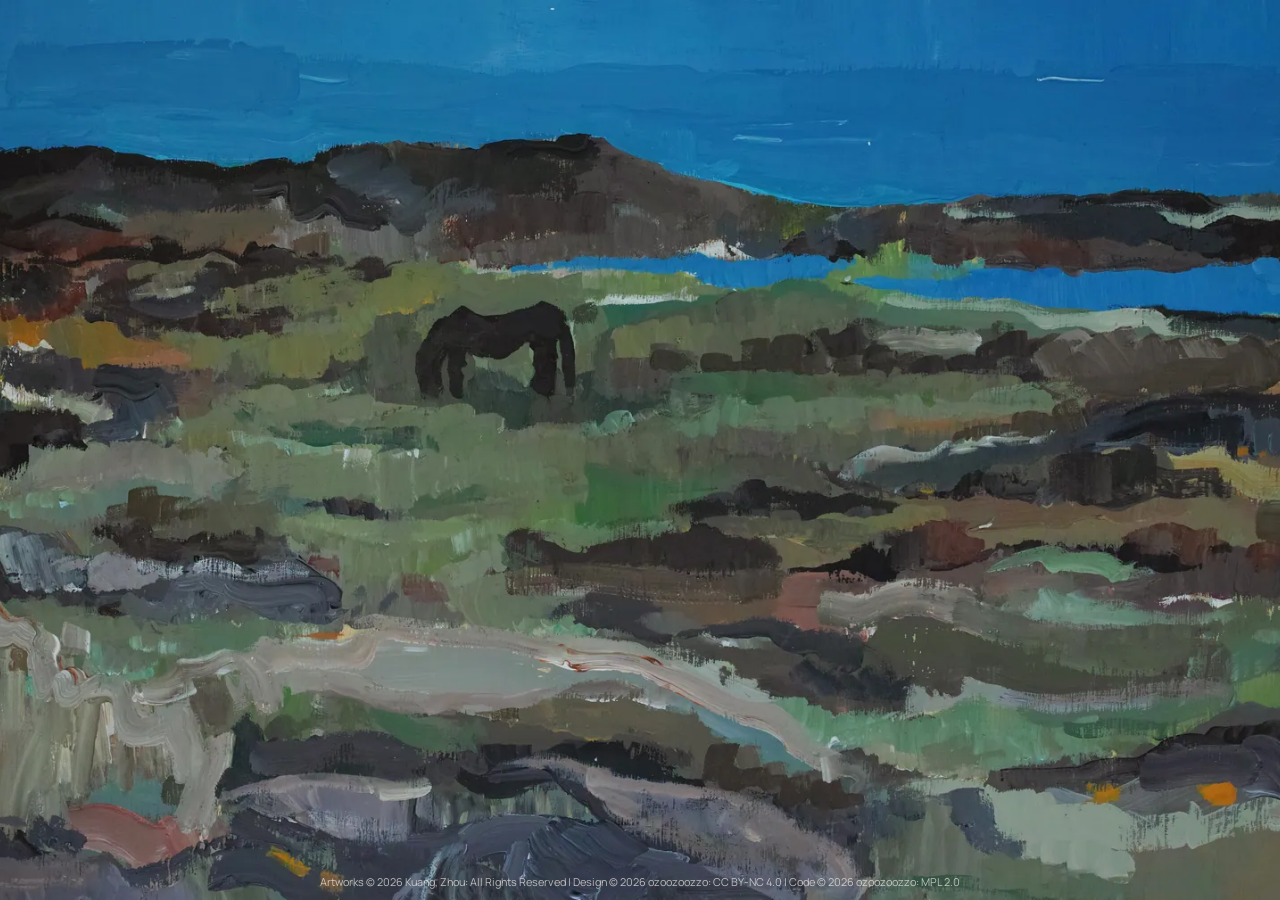
<file: index.html>
<!doctype html>
<html lang="en">
  <head>
    <meta charset="UTF-8" />
    <meta name="viewport" content="width=device-width, initial-scale=1" />
    <meta
      name="description"
      content="A small, editable portfolio starter for artworks, videos, and exhibition notes."
    />
    <meta name="theme-color" content="#f3ede1" />
    <title>Hiku Is Huki</title>
    <script type="module" crossorigin src="./assets/main-CVivvSAD.js"></script>
    <link rel="stylesheet" crossorigin href="./assets/main-DsD1wgD4.css">
  </head>
  <body>
    <div id="app"></div>
  </body>
</html>
</file>
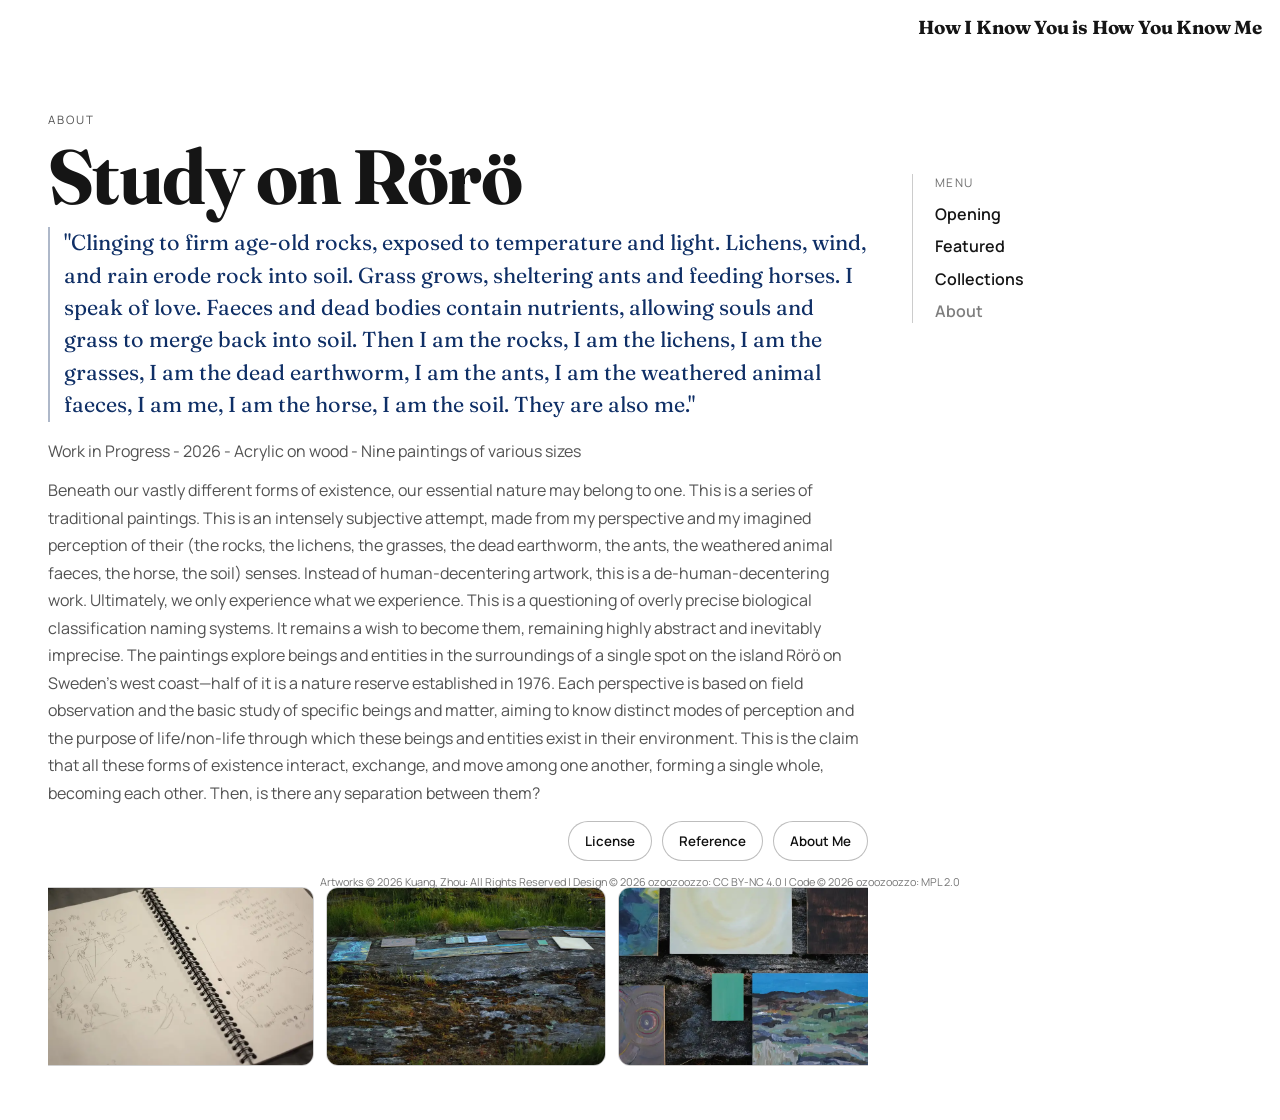
<file: about.html>
<!doctype html>
<html lang="en">
  <head>
    <meta charset="UTF-8" />
    <meta name="viewport" content="width=device-width, initial-scale=1" />
    <meta
      name="description"
      content="About page for the Hiku Is Huki portfolio starter."
    />
    <meta name="theme-color" content="#0f1014" />
    <title>About &mdash; Hiku Is Huki</title>
    <script type="module" crossorigin src="./assets/main-CVivvSAD.js"></script>
    <link rel="stylesheet" crossorigin href="./assets/main-DsD1wgD4.css">
  </head>
  <body>
    <div id="app"></div>
  </body>
</html>
</file>
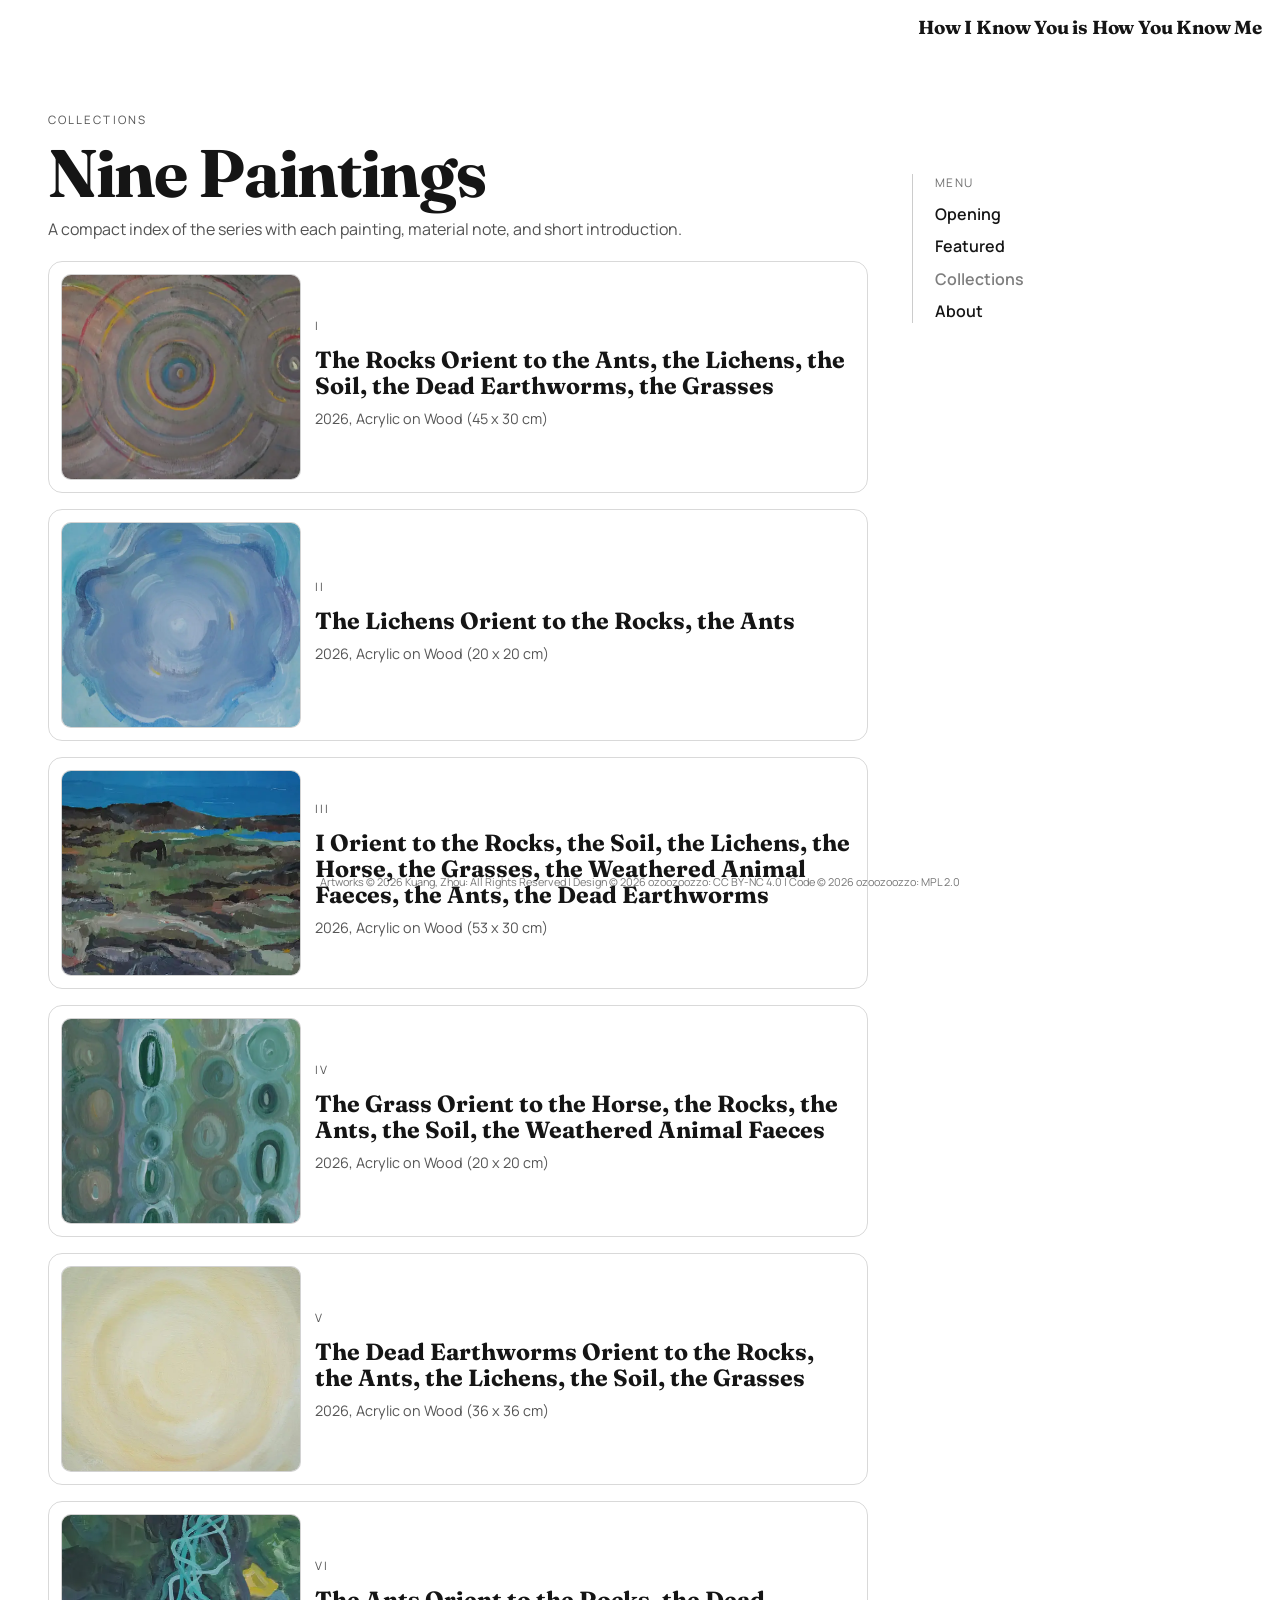
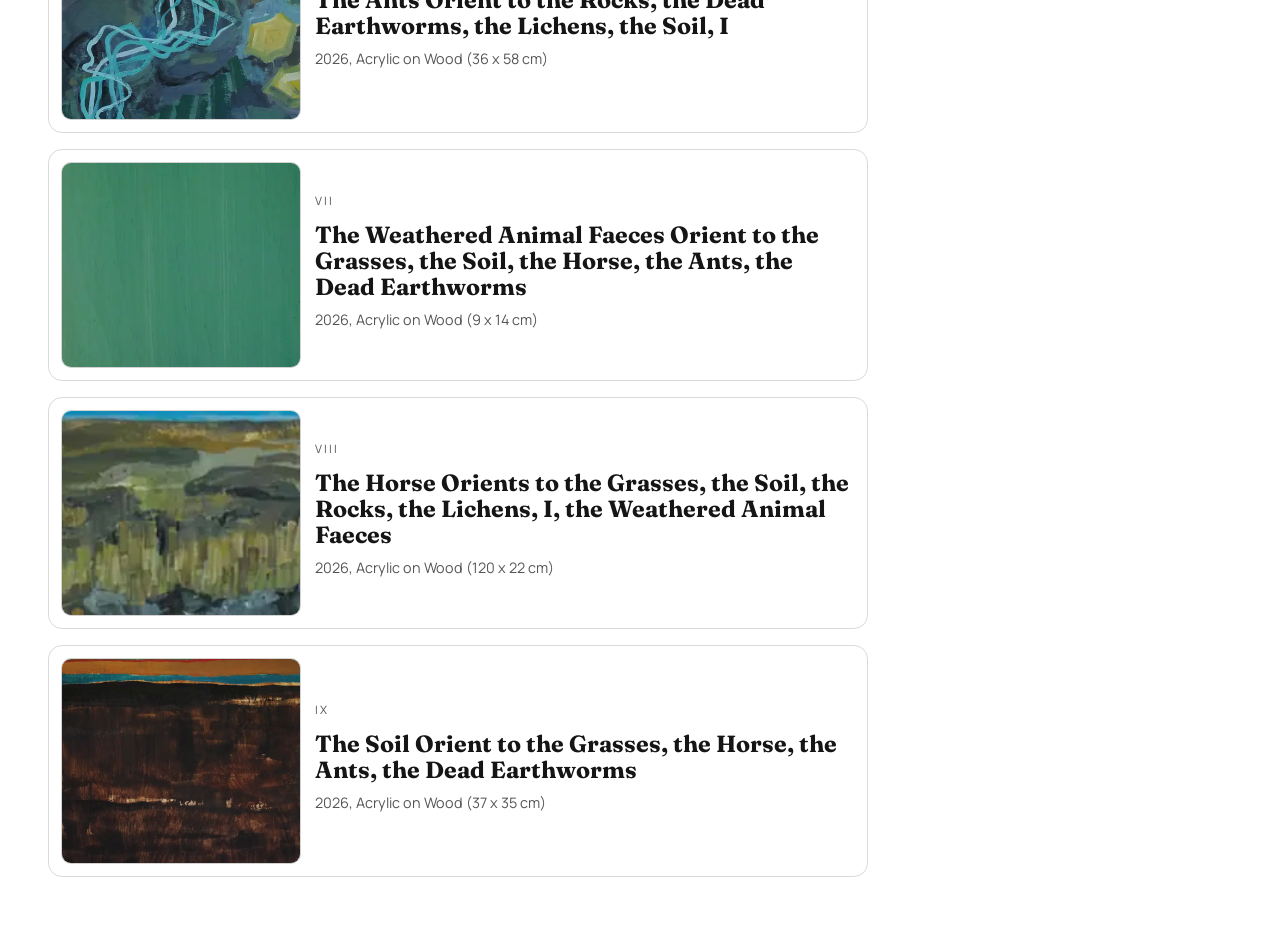
<file: collections.html>
<!doctype html>
<html lang="en">
  <head>
    <meta charset="UTF-8" />
    <meta name="viewport" content="width=device-width, initial-scale=1" />
    <meta
      name="description"
      content="Collections page for the Hiku Is Huki portfolio starter."
    />
    <meta name="theme-color" content="#0f1014" />
    <title>Collections &mdash; Hiku Is Huki</title>
    <script type="module" crossorigin src="./assets/main-CVivvSAD.js"></script>
    <link rel="stylesheet" crossorigin href="./assets/main-DsD1wgD4.css">
  </head>
  <body>
    <div id="app"></div>
  </body>
</html>
</file>
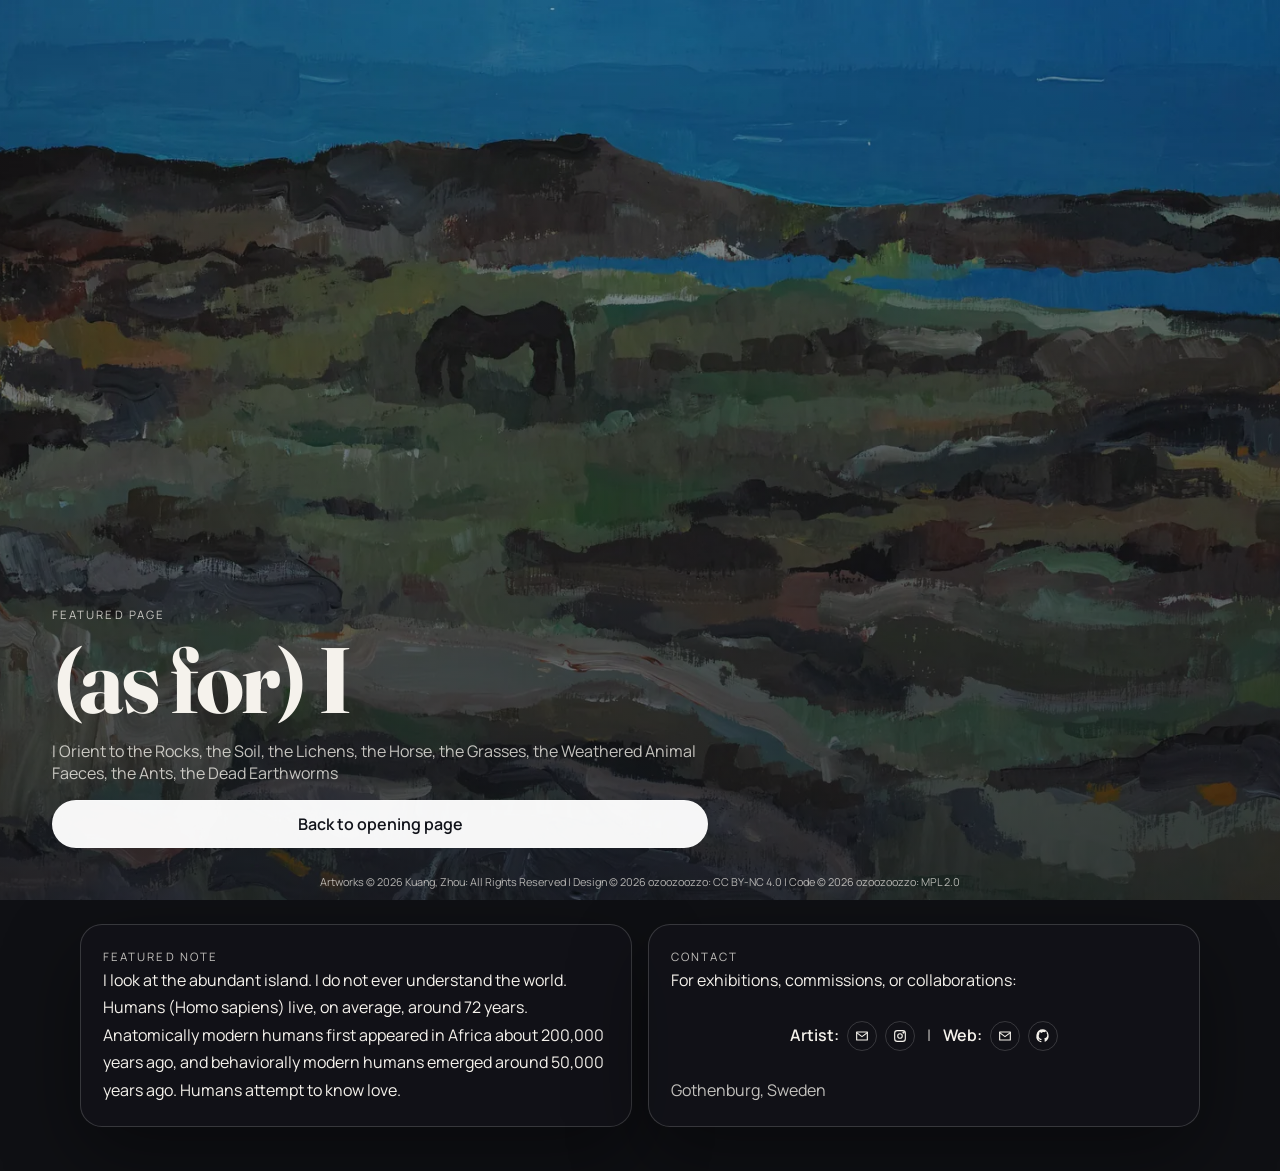
<file: featured.html>
<!doctype html>
<html lang="en">
  <head>
    <meta charset="UTF-8" />
    <meta name="viewport" content="width=device-width, initial-scale=1" />
    <meta
      name="description"
      content="Featured page for the Hiku Is Huki portfolio starter."
    />
    <meta name="theme-color" content="#0f1014" />
    <title>Featured &mdash; Hiku Is Huki</title>
    <script type="module" crossorigin src="./assets/main-CVivvSAD.js"></script>
    <link rel="stylesheet" crossorigin href="./assets/main-DsD1wgD4.css">
  </head>
  <body>
    <div id="app"></div>
  </body>
</html>
</file>
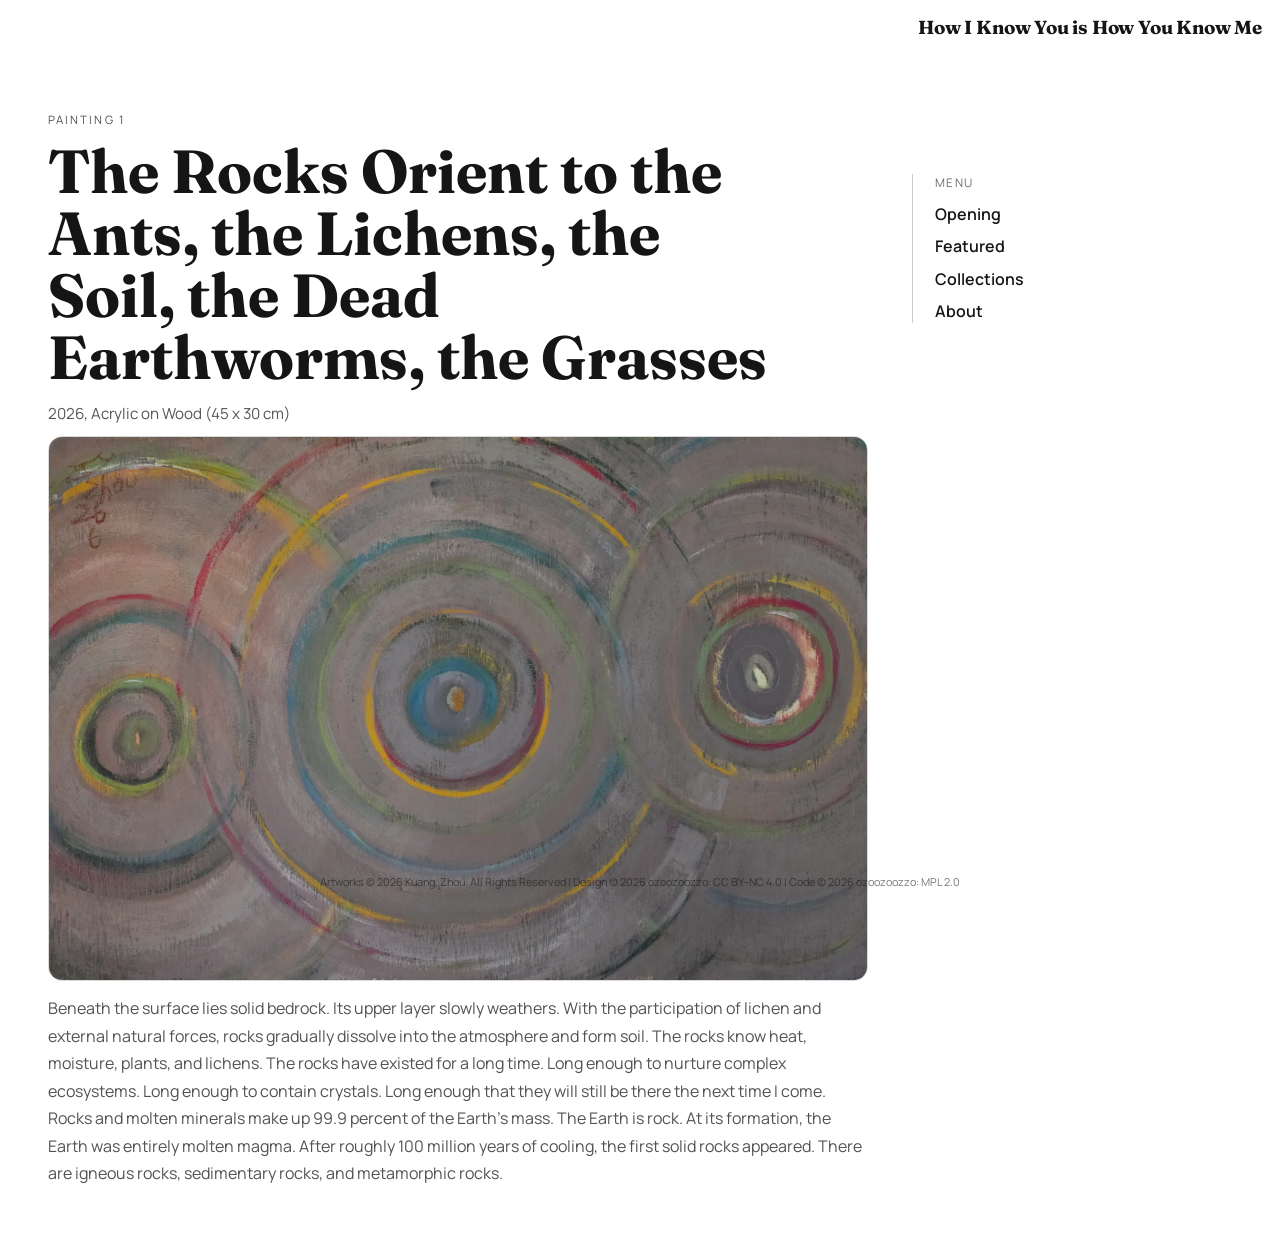
<file: painting-1.html>
<!doctype html>
<html lang="en">
  <head>
    <meta charset="UTF-8" />
    <meta name="viewport" content="width=device-width, initial-scale=1" />
    <meta
      name="description"
      content="Painting detail page for the Hiku Is Huki portfolio."
    />
    <meta name="theme-color" content="#0f1014" />
    <title>Painting &mdash; Hiku Is Huki</title>
    <script type="module" crossorigin src="./assets/main-CVivvSAD.js"></script>
    <link rel="stylesheet" crossorigin href="./assets/main-DsD1wgD4.css">
  </head>
  <body>
    <div id="app"></div>
  </body>
</html>
</file>
<file: assets/main-DsD1wgD4.css>
@import"https://fonts.googleapis.com/css2?family=Fraunces:opsz,wght@9..144,500;9..144,700&family=Manrope:wght@400;500;600;700&display=swap";:root{color-scheme:dark;--bg: #0f1014;--surface: rgba(18, 19, 25, .78);--surface-strong: rgba(28, 30, 36, .92);--text: #f5f2ec;--muted: rgba(245, 242, 236, .78);--line: rgba(255, 255, 255, .16);--shadow: 0 28px 80px rgba(0, 0, 0, .4);--radius-xl: 28px;--radius-lg: 22px;--display-font: "Fraunces", Georgia, serif;--body-font: "Manrope", "Avenir Next", "Segoe UI", sans-serif}*{box-sizing:border-box}html,body{margin:0;min-height:100%;background:var(--bg)}body{color:var(--text);font-family:var(--body-font)}a{color:inherit;text-decoration-thickness:.08em;text-underline-offset:.18em}#app,.title-page,.featured-page,.title-screen,.featured-hero{min-height:100vh}.sr-only{position:absolute;width:1px;height:1px;padding:0;margin:-1px;overflow:hidden;clip:rect(0,0,0,0);white-space:nowrap;border:0}.eyebrow{margin:0 0 14px;color:var(--muted);font-size:.72rem;text-transform:uppercase;letter-spacing:.18em}.summary,.muted{color:var(--muted)}.button{display:inline-flex;align-items:center;justify-content:center;min-height:48px;padding:0 18px;border-radius:999px;border:1px solid var(--line);text-decoration:none;font-weight:600}.button-primary{background:#fffffff5;color:#11131a}.site-license-footer{position:fixed;left:clamp(12px,3vw,22px);right:clamp(12px,3vw,22px);bottom:10px;z-index:6;pointer-events:none;color:#f5f2ecb3;font-size:.68rem;line-height:1.45;text-align:center}.about-page .site-license-footer,.collections-page .site-license-footer,.artwork-page .site-license-footer{color:#15151594}.title-screen{position:relative;overflow:hidden;isolation:isolate}.title-screen__image,.featured-hero__image{position:absolute;inset:0;width:100%;height:100%;object-fit:cover}.title-screen__title-stage{position:absolute;inset:0;z-index:3;display:grid;place-items:center;pointer-events:none;transition:opacity .62s cubic-bezier(.22,1,.36,1),visibility .62s cubic-bezier(.22,1,.36,1)}.title-screen__title-frame{position:relative;padding:clamp(12px,3vw,24px) clamp(14px,4vw,34px);border-radius:20px}.title-screen__title-frame:before{content:"";position:absolute;inset:0;border-radius:inherit;background:#0000005c;-webkit-backdrop-filter:blur(4px);backdrop-filter:blur(4px);opacity:0;pointer-events:none;animation:title-mask-sequence 6s cubic-bezier(.22,1,.36,1) forwards}.title-screen__title-main{position:relative;z-index:1;margin:0;display:grid;gap:.16em;justify-items:center;font-family:var(--display-font);font-size:clamp(2.8rem,9vw,6.5rem);line-height:.96;letter-spacing:-.025em;text-align:center;opacity:0;color:#f5f2ec00;transform:translateY(20px);animation:title-fade-sequence 6s cubic-bezier(.22,1,.36,1) forwards}.title-screen__title-main span{display:block;color:inherit}.title-screen.title-sequence-complete .title-screen__title-stage{opacity:0;visibility:hidden}.title-screen__title-corner{position:absolute;top:18px;right:18px;z-index:4;opacity:0;transform:translateY(-8px);filter:blur(3px);transition:opacity .98s cubic-bezier(.22,1,.36,1),transform .98s cubic-bezier(.22,1,.36,1),filter .98s cubic-bezier(.22,1,.36,1)}.title-screen__title-corner h2{margin:0;font-family:var(--display-font);font-size:clamp(.95rem,2vw,1.18rem);font-weight:700;line-height:1.08;letter-spacing:-.01em;white-space:nowrap;color:#fffffff2}.title-screen.title-sequence-complete .title-screen__title-corner{opacity:1;transform:translateY(0);filter:blur(0)}.title-screen__hotspots{position:absolute;inset:0;z-index:2}.title-hotspot{position:absolute;width:27px;height:27px;border:1px solid rgba(255,255,255,.86);border-radius:50%;background:#fff3;transform:translate(-50%,-50%) scale(.84);box-shadow:0 0 0 11px #ffffff05;opacity:0;cursor:pointer;transition:opacity 1s cubic-bezier(.22,1,.36,1),transform 1s cubic-bezier(.22,1,.36,1)}.title-hotspot__label{position:absolute;top:50%;left:50%;transform:translate(-50%,-50%);color:#fffffff2;font-family:var(--body-font);font-size:.46rem;font-weight:700;letter-spacing:.04em;line-height:1;pointer-events:none}.title-screen.title-sequence-complete .title-hotspot{opacity:1;transform:translate(-50%,-50%) scale(1);animation:hotspot-breathe 3s ease-in-out infinite}.title-screen.title-sequence-complete .title-hotspot[data-hotspot=i]{animation:hotspot-breathe-gold 3s ease-in-out infinite}.title-hotspot:hover,.title-hotspot:focus-visible{transform:translate(-50%,-50%) scale(1.05);outline:none}.note-dialog{width:min(920px,calc(100% - 24px));max-height:min(90vh,760px);display:none;grid-template-rows:auto 1fr;padding:0;border:1px solid var(--line);border-radius:var(--radius-xl);background:var(--surface-strong);color:var(--text);box-shadow:var(--shadow);overflow:auto}.note-dialog[open]{display:grid}.note-dialog.note-dialog--vertical{width:min(560px,calc(100% - 24px));max-height:min(94vh,860px)}.note-dialog::backdrop{background:#0000005c;-webkit-backdrop-filter:blur(8px);backdrop-filter:blur(8px)}.note-dialog__actions{display:flex;justify-content:flex-end;gap:8px;padding:8px 10px 0}.icon-button{width:38px;height:38px;display:inline-grid;place-items:center;border:1px solid var(--line);border-radius:999px;background:#ffffff14;color:var(--text);font-size:1.2rem;text-decoration:none;cursor:pointer}.note-dialog__body{display:grid;grid-template-areas:"figure" "meta";grid-template-columns:minmax(0,1fr);grid-template-rows:auto auto;row-gap:10px;padding:10px 16px 18px;overflow:visible}.note-dialog.note-dialog--vertical .note-dialog__body{grid-template-areas:"figure" "meta";grid-template-columns:minmax(0,1fr);row-gap:12px}.note-dialog__figure{grid-area:figure;position:relative;display:grid;place-items:center;margin:0;height:min(52vh,420px);border-radius:var(--radius-lg);overflow:hidden;border:1px solid var(--line);background:#0a0c12b3}.note-dialog__placeholder{position:absolute;inset:0;background:linear-gradient(110deg,#ffffff0f 18%,#ffffff2b,#ffffff0f 52%),#0a0c12bf;background-size:220% 100%;opacity:0;pointer-events:none}.note-dialog__figure.is-loading .note-dialog__placeholder{opacity:1;animation:figure-placeholder-sheen 1.15s ease-in-out infinite}.note-dialog__figure img{display:block;position:relative;z-index:1;width:100%;height:100%;object-fit:contain;object-position:center center;opacity:1;transition:opacity .22s ease}.note-dialog__figure.is-loading img{opacity:.01}.note-dialog.note-dialog--vertical .note-dialog__figure img{max-height:none}.note-dialog.note-dialog--vertical .note-dialog__figure{height:min(62vh,520px)}.note-dialog__meta{grid-area:meta;min-width:0;position:relative;overflow:visible}.note-dialog__meta-rotated{position:static;display:inline-grid;gap:4px;transform:none;white-space:normal}.note-dialog__body h2{margin:0 0 8px;font-family:var(--display-font);font-size:clamp(1rem,2.2vw,1.28rem);letter-spacing:0;line-height:1.16;max-width:38ch}.note-dialog__info{margin:0;color:#f5f2ecd1;font-size:.78rem;line-height:1.3}.standby-nav{position:absolute;left:0;right:0;bottom:0;z-index:3;pointer-events:none}.standby-nav__link{position:absolute;bottom:18px;padding:8px 14px;border-radius:999px;border:1px solid var(--line);background:#0006;-webkit-backdrop-filter:blur(4px);backdrop-filter:blur(4px);color:var(--text);text-decoration:none;opacity:0;transform:translateY(12px);filter:blur(2px);transition:opacity .92s cubic-bezier(.22,1,.36,1),transform .92s cubic-bezier(.22,1,.36,1),filter .92s cubic-bezier(.22,1,.36,1);pointer-events:none}.standby-nav__link-left{left:18px}.standby-nav__link-right{right:18px}.title-screen.title-sequence-complete .standby-nav__link{opacity:1;transform:translateY(0);filter:blur(0);pointer-events:auto}.title-screen.title-sequence-complete .standby-nav__link-left{transition-delay:60ms}.title-screen.title-sequence-complete .standby-nav__link-right{transition-delay:.16s}.featured-hero{position:relative;overflow:hidden}.featured-hero--toggle{cursor:pointer}.featured-hero:after{content:"";position:absolute;inset:0;background:linear-gradient(180deg,#0a0b0e3d,#0a0b0ea8);transition:opacity .22s ease}.featured-hero__copy{position:relative;z-index:1;display:grid;align-content:end;min-height:100vh;max-width:760px;padding:clamp(24px,5vw,52px);transition:opacity .22s ease,visibility .22s ease}.featured-hero--image-only:after{opacity:0}.featured-hero--image-only .featured-hero__copy{opacity:0;visibility:hidden}.featured-hero__copy h1{margin:0;font-family:var(--display-font);font-size:clamp(2.2rem,8vw,5.8rem);line-height:.95;letter-spacing:-.028em}.featured-grid{display:grid;grid-template-columns:repeat(2,minmax(0,1fr));gap:16px;width:min(1120px,calc(100% - 28px));margin:0 auto;padding:24px 0 44px}.featured-card{padding:22px;border:1px solid var(--line);border-radius:var(--radius-lg);background:var(--surface);box-shadow:var(--shadow)}.featured-card h2{margin:0 0 10px;font-family:var(--display-font);font-size:clamp(1.5rem,4vw,2.1rem)}.featured-card p{margin:0;line-height:1.72}.featured-card--contact{display:grid;grid-template-rows:auto auto 1fr auto}.contact-row{display:flex;align-items:center;align-content:center;justify-content:center;flex-wrap:wrap;align-self:center;justify-self:center;gap:8px 12px;margin:0;padding:22px 0;min-width:0;width:100%}.contact-row__group{display:inline-flex;align-items:center;gap:8px}.contact-row__label{flex:0 0 auto;font-weight:600}.contact-row__links{display:inline-flex;align-items:center;gap:8px}.contact-row__separator{color:var(--muted)}.contact-link{display:inline-flex;align-items:center;color:inherit;text-decoration:none}.contact-link__icon{width:30px;height:30px;flex:0 0 auto;display:inline-grid;place-items:center;border:1px solid var(--line);border-radius:999px}.contact-link__icon svg{width:16px;height:16px;fill:none;stroke:currentColor;stroke-linecap:round;stroke-linejoin:round;stroke-width:1.7}.contact-link__icon svg path:first-child:last-child{fill:currentColor;stroke:none}.content-page{min-height:100vh;background:linear-gradient(180deg,#090a0ea3,#090a0ebd),url(./3-B_b4SAK1.webp) center center / cover no-repeat;padding:clamp(24px,6vw,56px)}.content-page__hero{width:min(820px,100%);margin-top:clamp(18vh,22vh,28vh);padding:clamp(18px,3vw,30px);border-radius:var(--radius-lg);border:1px solid var(--line);background:#101218b3;-webkit-backdrop-filter:blur(6px);backdrop-filter:blur(6px)}.content-page__hero h1{margin:0 0 14px;font-family:var(--display-font);font-size:clamp(2rem,7vw,4rem);line-height:.96;letter-spacing:-.02em}.about-page{min-height:100vh;display:grid;grid-template-columns:minmax(0,1fr) minmax(220px,320px);gap:clamp(22px,4vw,44px);padding:clamp(22px,5vw,48px);background:#fff;color:#151515;position:relative}.about-page a{color:#151515}.about-page .eyebrow,.about-page .summary,.about-page .muted{color:#151515bd}.about-page__title-corner{position:absolute;top:18px;right:18px}.about-page__title-corner h2{margin:0;font-family:var(--display-font);font-size:clamp(.95rem,2vw,1.18rem);font-weight:700;line-height:1.08;letter-spacing:-.01em;white-space:nowrap;color:#151515}.about-page__main{--about-copy-width: 100%;max-width:none;width:100%;min-width:0;padding-top:clamp(28px,5vw,64px)}.about-page__main h1{margin:0 0 14px;font-family:var(--display-font);font-size:clamp(2rem,6vw,4.8rem);line-height:.94;letter-spacing:-.02em}.about-page__quote{margin:0 0 16px;padding-left:14px;border-left:2px solid rgba(18,46,98,.34);width:min(100%,var(--about-copy-width));font-family:var(--display-font);font-size:clamp(1.05rem,2.2vw,1.35rem);line-height:1.5;color:#0f2f66}.about-page__main .summary{margin:0 0 12px;width:min(100%,var(--about-copy-width));line-height:1.72}.about-page__about-me-row{width:min(100%,var(--about-copy-width));display:flex;gap:10px;justify-content:flex-end;margin:14px 0 12px}.about-page__about-me-button{min-height:40px;padding:0 16px;border-radius:999px;border:1px solid rgba(21,21,21,.28);background:#fff;color:#101010;font-family:var(--body-font);font-weight:600;cursor:pointer}.about-page__about-me-button:hover,.about-page__about-me-button:focus-visible{background:#f5f7fa}.about-dialog{width:min(760px,calc(100% - 24px));display:none;grid-template-rows:auto 1fr;padding:0;border:1px solid rgba(21,21,21,.22);border-radius:18px;background:#fff;color:#151515;box-shadow:0 28px 80px #0003;overflow:hidden}.about-dialog[open]{display:grid}.about-dialog::backdrop{background:#00000057}.about-dialog__actions{display:flex;justify-content:flex-end;padding:10px 12px 0}.about-dialog__close{width:38px;height:38px;display:inline-grid;place-items:center;border:1px solid rgba(21,21,21,.2);border-radius:999px;background:#fff;color:#151515;font-size:1.4rem;line-height:1;cursor:pointer}.about-dialog__body{display:grid;grid-template-columns:minmax(0,320px) minmax(0,1fr);gap:14px;padding:10px 16px 18px}.about-dialog__figure{margin:0;border:1px solid rgba(21,21,21,.16);border-radius:12px;overflow:hidden}.about-dialog__figure img{width:100%;height:100%;max-height:min(52vh,430px);object-fit:cover;display:block}.about-dialog__copy{align-self:center}.about-dialog__copy h2{margin:0 0 10px;font-family:var(--display-font);font-size:clamp(1.6rem,4vw,2.4rem);line-height:.96;letter-spacing:-.02em}.about-dialog__copy p{margin:0;line-height:1.72;color:#151515d1}.about-dialog__body--reference{grid-template-columns:1fr}.about-dialog__body--license{grid-template-columns:minmax(0,1fr)}.about-dialog__references{margin:0;padding-left:1.2rem;display:grid;gap:8px;color:#151515d6;line-height:1.66}.about-dialog__references span{color:#1515159e}.license-tabs{display:flex;flex-wrap:wrap;gap:8px;margin:14px 0}.license-tabs__button{min-height:38px;padding:0 14px;border:1px solid rgba(21,21,21,.18);border-radius:999px;background:transparent;color:#151515b8;font:inherit;font-weight:600;cursor:pointer}.license-tabs__button[aria-selected=true]{background:#151515;color:#f5f2ec}.license-panel{display:grid;gap:10px;padding-top:4px}.license-panel[hidden]{display:none}.license-panel h2{margin:0}.license-panel p,.license-panel a{margin:0;line-height:1.66}.license-panel a{width:fit-content;font-weight:700}.license-panel__note{color:#1515159e}.about-page__rolling{width:min(100%,var(--about-copy-width));max-width:100%;margin-top:20px;display:flex;gap:12px;overflow:hidden;padding:6px 0;contain:inline-size}.about-page__rolling-track{flex:0 0 auto;display:flex;gap:12px;min-width:max-content;animation:about-rolling-left 42s linear infinite}.about-page__rolling:hover .about-page__rolling-track{animation-play-state:paused}.about-page__rolling-track img{width:clamp(180px,22vw,280px);height:clamp(120px,14vw,190px);object-fit:cover;border-radius:12px;border:1px solid rgba(21,21,21,.2);display:block}.about-page__menu{align-self:start;min-width:0;margin-top:clamp(92px,14vh,150px);padding-left:clamp(14px,2.8vw,22px);border-left:1px solid rgba(21,21,21,.22)}.about-page__menu-label{margin:0 0 12px;font-size:.74rem;letter-spacing:.12em;text-transform:uppercase;color:#1515159e}.about-page__menu-links{display:grid;gap:10px}.about-page__menu-links a{text-decoration:none;font-weight:600;line-height:1.4}.about-page__menu-links a[aria-current=page]{opacity:.55;pointer-events:none}.about-page__menu-links a:hover,.about-page__menu-links a:focus-visible{text-decoration:underline;text-underline-offset:.18em}.collections-page{min-height:100vh;display:grid;grid-template-columns:minmax(0,1fr) minmax(220px,320px);gap:clamp(22px,4vw,44px);padding:clamp(22px,5vw,48px);background:#fff;color:#151515;position:relative}.collections-page .eyebrow,.collections-page .summary{color:#151515bd}.collections-page__title-corner{position:absolute;top:18px;right:18px}.collections-page__title-corner h2{margin:0;font-family:var(--display-font);font-size:clamp(.95rem,2vw,1.18rem);font-weight:700;line-height:1.08;letter-spacing:-.01em;white-space:nowrap;color:#151515}.collections-page__main{width:100%;padding-top:clamp(28px,5vw,64px)}.collections-page__main h1{margin:0 0 12px;font-family:var(--display-font);font-size:clamp(2rem,6vw,4.2rem);line-height:.94;letter-spacing:-.02em}.collections-page__intro{margin:0 0 18px;max-width:72ch;line-height:1.68}.collections-page__list{display:grid;gap:16px}.collection-item{display:grid;grid-template-columns:minmax(170px,240px) minmax(0,1fr);gap:14px;padding:12px;height:232px;border:1px solid rgba(21,21,21,.16);border-radius:14px}.collection-item__media{margin:0;border-radius:10px;overflow:hidden;border:1px solid rgba(21,21,21,.16);background:#15151508}.collection-item__media-link{display:block;width:100%;height:100%}.collection-item__media img{width:100%;height:100%;max-height:none;object-fit:cover;object-position:center;display:block}.collection-item__text{min-width:0;align-self:center}.collection-item__text h2{margin:0 0 10px;font-family:var(--display-font);font-size:clamp(1.08rem,2.1vw,1.46rem);line-height:1.12;letter-spacing:0}.collection-item__text h2 a{color:#151515;text-decoration:none}.collection-item__text h2 a:hover,.collection-item__text h2 a:focus-visible{text-decoration:underline;text-underline-offset:.16em}.collection-item__info{margin:0 0 8px;font-size:.9rem;color:#151515b8}.artwork-page{min-height:100vh;display:grid;grid-template-columns:minmax(0,1fr) minmax(220px,320px);gap:clamp(22px,4vw,44px);padding:clamp(22px,5vw,48px);background:#fff;color:#151515;position:relative}.artwork-page .eyebrow,.artwork-page .summary{color:#151515bd}.artwork-page__title-corner{position:absolute;top:18px;right:18px}.artwork-page__title-corner h2{margin:0;font-family:var(--display-font);font-size:clamp(.95rem,2vw,1.18rem);font-weight:700;line-height:1.08;letter-spacing:-.01em;white-space:nowrap;color:#151515}.artwork-page__main{max-width:none;width:100%;min-width:0;padding-top:clamp(28px,5vw,64px)}.artwork-page__main h1{max-width:18ch;margin:0 0 14px;font-family:var(--display-font);font-size:clamp(1.9rem,4.8vw,3.8rem);line-height:1.02;letter-spacing:0}.artwork-page__info{margin:0 0 12px;color:#151515b8;font-size:.95rem}.artwork-page__figure{width:100%;margin:0 0 14px;border-radius:14px;overflow:hidden;border:1px solid rgba(21,21,21,.16)}.artwork-page__figure img{display:block;width:100%;max-height:min(72vh,760px);object-fit:contain}.artwork-page__description{width:100%;margin:0;line-height:1.72}@keyframes title-fade-sequence{0%{opacity:0;transform:translateY(20px);color:#f5f2ec00}32%{opacity:1;transform:translateY(0);color:#f5f2ec}58%{opacity:1;transform:translateY(0);color:#f5f2ec}to{opacity:0;transform:translateY(0);color:#f5f2ec00}}@keyframes title-mask-sequence{0%{opacity:0}50%{opacity:1}to{opacity:0}}@keyframes hotspot-breathe{0%{background:#ffffff29;box-shadow:0 0 0 11px #ffffff05}50%{background:#ffffff8f;box-shadow:0 0 0 11px #ffffff1a}to{background:#ffffff29;box-shadow:0 0 0 11px #ffffff05}}@keyframes hotspot-breathe-gold{0%{background:#ffffff29;box-shadow:0 0 0 11px #ffffff05}50%{background:#f1bd4b94;box-shadow:0 0 0 11px #f1bd4b29}to{background:#ffffff29;box-shadow:0 0 0 11px #ffffff05}}@keyframes figure-placeholder-sheen{0%{background-position:100% 0}to{background-position:-100% 0}}@keyframes about-rolling-left{0%{transform:translate(0)}to{transform:translate(calc(-100% - 12px))}}@media(max-width:760px){.title-screen__title-corner{top:12px;right:12px}.about-page{grid-template-columns:1fr;gap:20px;padding:16px 14px 24px;overflow-x:hidden}.collections-page,.artwork-page{grid-template-columns:1fr;gap:20px;padding:16px 14px 24px}.collections-page__title-corner,.artwork-page__title-corner{top:12px;right:12px}.collections-page__main,.artwork-page__main{padding-top:54px}.collection-item{grid-template-columns:1fr;height:auto}.collection-item__media img{height:240px}.collection-item__text h2{font-size:clamp(1.08rem,7vw,1.5rem);line-height:1.14}.artwork-page__main h1{max-width:100%;font-size:clamp(1.8rem,11vw,3rem);line-height:1.04}.about-page__title-corner{top:12px;right:12px}.about-page__main{padding-top:54px}.about-page__main h1{font-size:clamp(2rem,13vw,3.1rem)}.about-page__quote{padding-left:10px;font-size:1rem;line-height:1.46}.about-page__main .summary{font-size:.94rem;line-height:1.62}.about-page__about-me-row{justify-content:stretch}.about-page__about-me-button{flex:1 1 0;min-width:0}.about-page__rolling{gap:10px;margin-inline:-14px;padding:6px 14px 10px;overflow-x:auto;overflow-y:hidden;scroll-snap-type:x mandatory;-webkit-overflow-scrolling:touch;contain:layout inline-size}.about-page__rolling-track{min-width:0;animation:none}.about-page__rolling-track[aria-hidden=true]{display:none}.about-page__rolling-track img{width:min(68vw,230px);height:150px;flex:0 0 auto;scroll-snap-align:start}.about-dialog{width:calc(100% - 20px);max-height:calc(100dvh - 20px);overflow:auto;border-radius:14px}.about-dialog__body{grid-template-columns:1fr;padding:8px 12px 16px}.about-dialog__copy{align-self:start}.about-dialog__figure img{height:auto;max-height:42dvh}.about-page__menu{margin-top:0;padding-left:0;padding-top:14px;border-left:0;border-top:1px solid rgba(21,21,21,.22)}.note-dialog__body,.note-dialog.note-dialog--vertical .note-dialog__body{grid-template-areas:"figure" "meta";grid-template-columns:1fr;row-gap:10px}.note-dialog__meta{overflow:visible;padding-top:0}.note-dialog__meta-rotated{position:static;transform:none;white-space:normal}.note-dialog__body h2{max-width:none;font-size:clamp(1rem,5.6vw,1.32rem)}.featured-grid{grid-template-columns:1fr}.note-dialog{width:calc(100% - 14px)}}@media(prefers-reduced-motion:reduce){*,*:before,*:after{animation-duration:.01ms!important;animation-iteration-count:1!important;transition-duration:.01ms!important;scroll-behavior:auto!important}}
</file>
